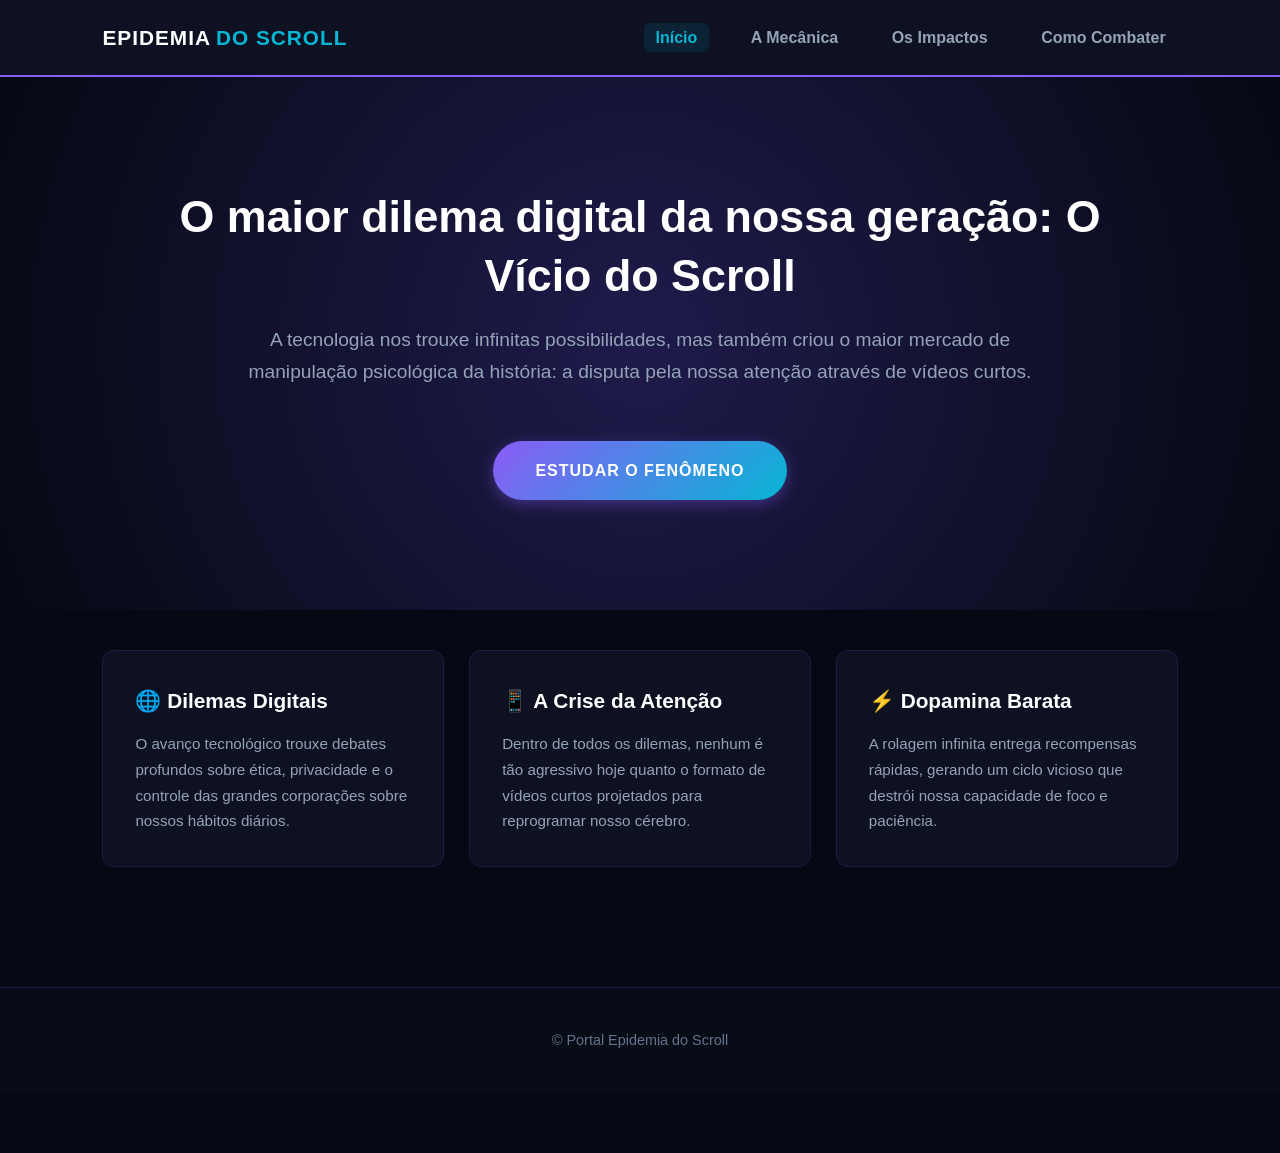
<file: index.html>
<!DOCTYPE html>
<html lang="pt-br">
<head>
    <meta charset="UTF-8">
    <meta name="viewport" content="width=device-width, initial-scale=1.0">
    <title>Epidemia do Scroll | Dilemas Digitais</title>
    <link rel="stylesheet" href="estilo.css">
</head>
<body>

    <nav>
        <div class="logo">EPIDEMIA<span>DO SCROLL</span></div>
        <div class="links">
            <a href="index.html" class="ativo">Início</a>
            <a href="mecanica.html">A Mecânica</a>
            <a href="impactos.html">Os Impactos</a>
            <a href="solucoes.html">Como Combater</a>
        </div>
    </nav>

    <header class="boas-vindas">
        <h1>O maior dilema digital da nossa geração: O Vício do Scroll</h1>
        <p>A tecnologia nos trouxe infinitas possibilidades, mas também criou o maior mercado de manipulação psicológica da história: a disputa pela nossa atenção através de vídeos curtos.</p>
        <br>
        <a href="mecanica.html" class="botao-entrar">ESTUDAR O FENÔMENO</a>
    </header>

    <section class="destaques">
        <div class="card">
            <h3>🌐 Dilemas Digitais</h3>
            <p>O avanço tecnológico trouxe debates profundos sobre ética, privacidade e o controle das grandes corporações sobre nossos hábitos diários.</p>
        </div>
        <div class="card">
            <h3>📱 A Crise da Atenção</h3>
            <p>Dentro de todos os dilemas, nenhum é tão agressivo hoje quanto o formato de vídeos curtos projetados para reprogramar nosso cérebro.</p>
        </div>
        <div class="card">
            <h3>⚡ Dopamina Barata</h3>
            <p>A rolagem infinita entrega recompensas rápidas, gerando um ciclo vicioso que destrói nossa capacidade de foco e paciência.</p>
        </div>
    </section>

    <footer>
        <p>&copy; Portal Epidemia do Scroll </p>
    </footer>

</body>
</html>
</file>
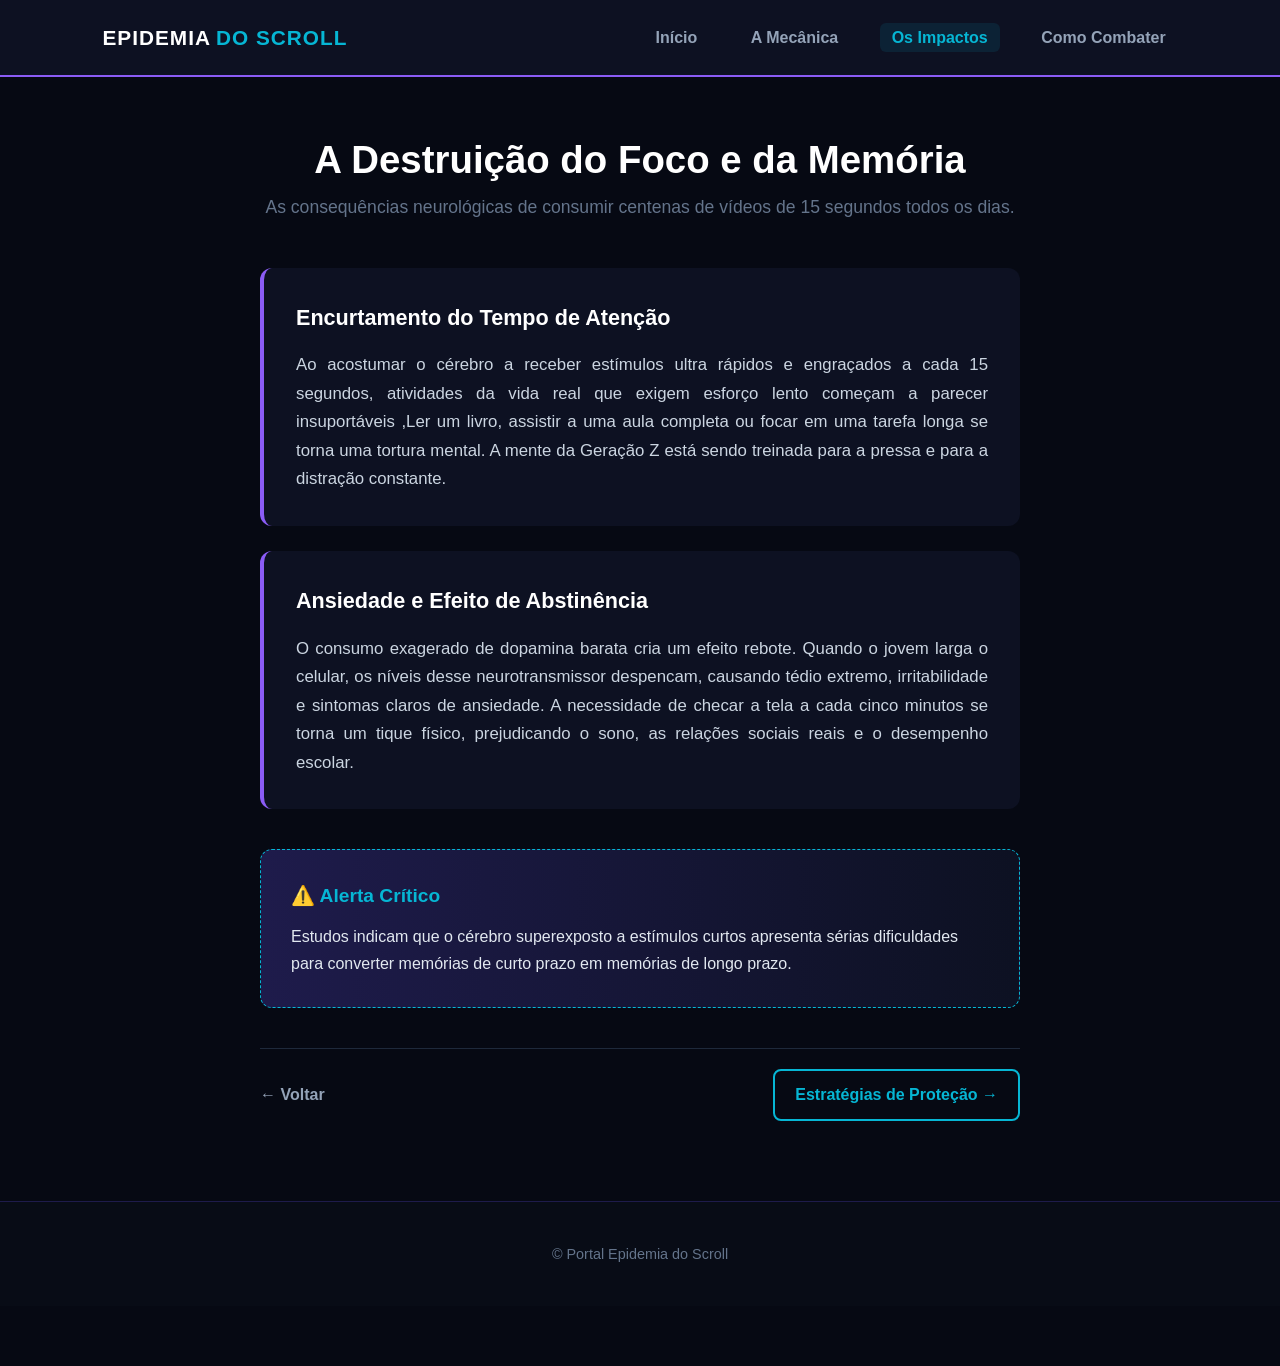
<file: impactos.html>
<!DOCTYPE html>
<html lang="pt-br">
<head>
    <meta charset="UTF-8">
    <meta name="viewport" content="width=device-width, initial-scale=1.0">
    <title>Os Impactos da Dopamina Rápida</title>
    <link rel="stylesheet" href="estilo.css">
</head>
<body>

    <nav>
        <div class="logo">EPIDEMIA<span>DO SCROLL</span></div>
        <div class="links">
            <a href="index.html">Início</a>
            <a href="mecanica.html">A Mecânica</a>
            <a href="impactos.html" class="ativo">Os Impactos</a>
            <a href="solucoes.html">Como Combater</a>
        </div>
    </nav>

    <main class="conteudo-principal">
        <h2>A Destruição do Foco e da Memória</h2>
        <p class="subtitulo">As consequências neurológicas de consumir centenas de vídeos de 15 segundos todos os dias.</p>

        <article class="topico">
            <h3>Encurtamento do Tempo de Atenção</h3>
            <p>Ao acostumar o cérebro a receber estímulos ultra rápidos e engraçados a cada 15 segundos, atividades da vida real que exigem esforço lento começam a parecer insuportáveis ,Ler um livro, assistir a uma aula completa ou focar em uma tarefa longa se torna uma tortura mental. A mente da Geração Z está sendo treinada para a pressa e para a distração constante.</p>
        </article>

        <article class="topico">
            <h3>Ansiedade e Efeito de Abstinência</h3>
            <p>O consumo exagerado de dopamina barata cria um efeito rebote. Quando o jovem larga o celular, os níveis desse neurotransmissor despencam, causando tédio extremo, irritabilidade e sintomas claros de ansiedade. A necessidade de checar a tela a cada cinco minutos se torna um tique físico, prejudicando o sono, as relações sociais reais e o desempenho escolar.</p>
        </article>

        <div class="caixa-conclusao">
            <h4>⚠️ Alerta Crítico</h4>
            <p>Estudos indicam que o cérebro superexposto a estímulos curtos apresenta sérias dificuldades para converter memórias de curto prazo em memórias de longo prazo.</p>
        </div>

        <div class="navegacao-paginas">
            <a href="mecanica.html" class="botao-voltar">← Voltar</a>
            <a href="solucoes.html" class="botao-avancar">Estratégias de Proteção →</a>
        </div>
    </main>

    <footer>
        <p>&copy;  Portal Epidemia do Scroll </p>
    </footer>

</body>
</html>
</file>
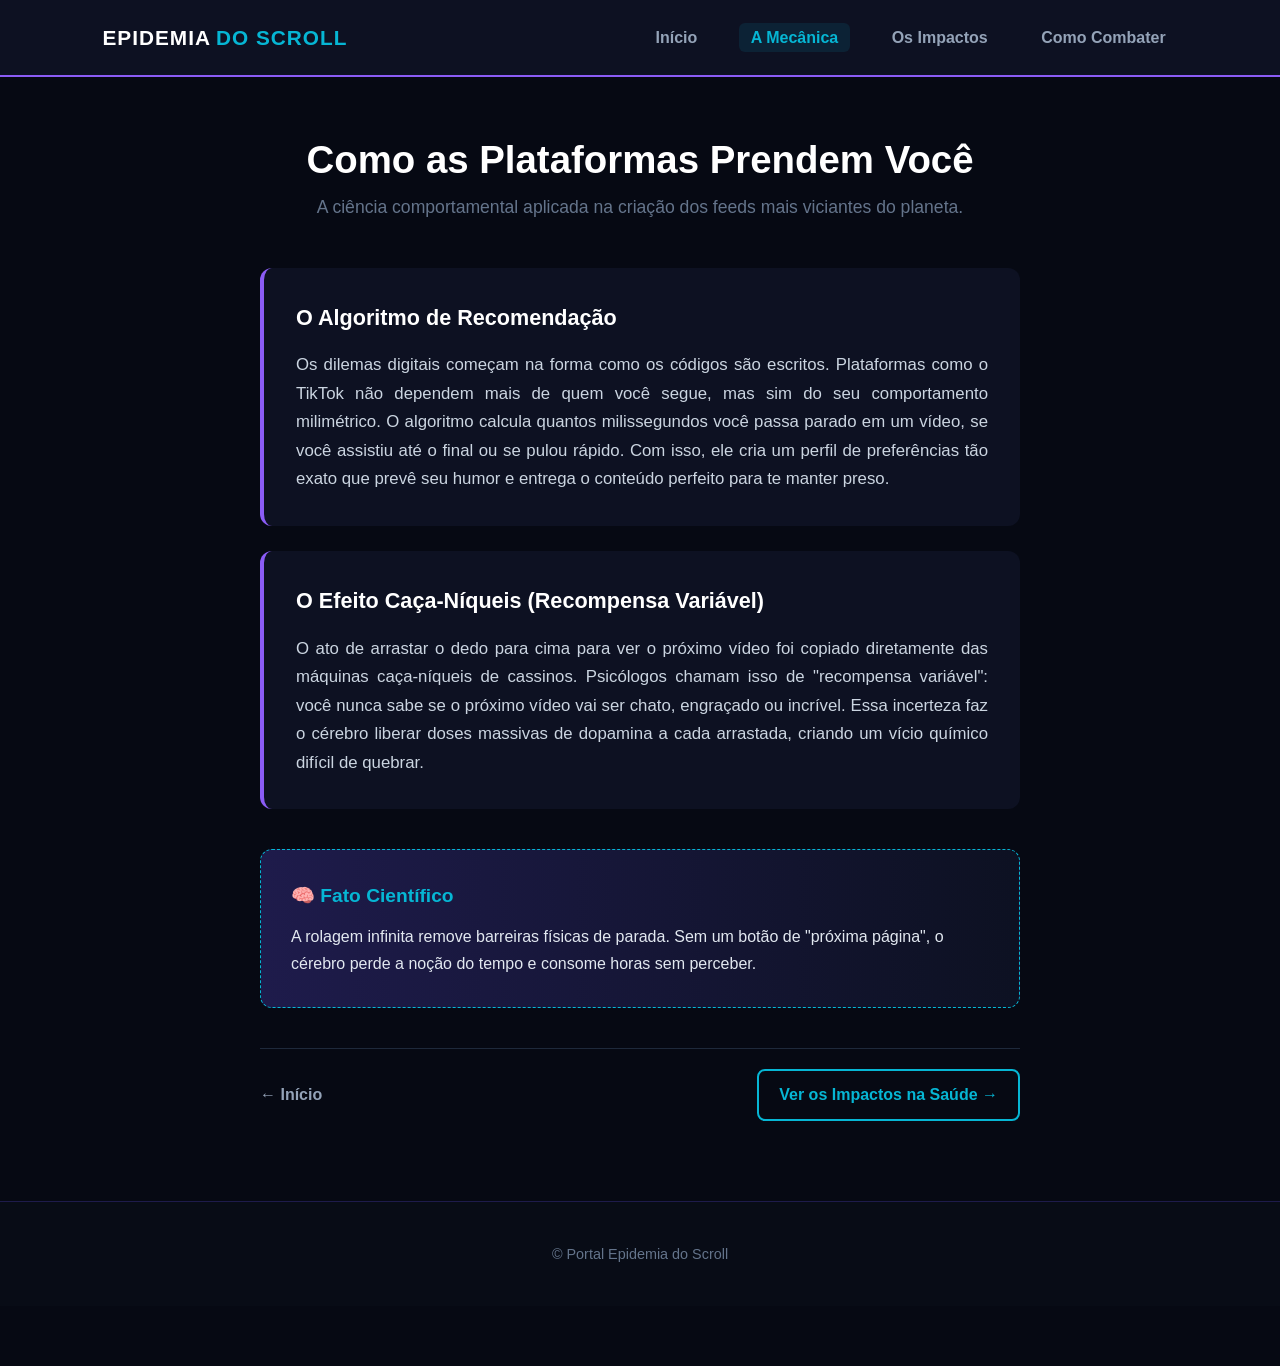
<file: mecanica.html>
<!DOCTYPE html>
<html lang="pt-br">
<head>
    <meta charset="UTF-8">
    <meta name="viewport" content="width=device-width, initial-scale=1.0">
    <title>A Engenharia do Algoritmo</title>
    <link rel="stylesheet" href="estilo.css">
</head>
<body>

    <nav>
        <div class="logo">EPIDEMIA<span>DO SCROLL</span></div>
        <div class="links">
            <a href="index.html">Início</a>
            <a href="mecanica.html" class="ativo">A Mecânica</a>
            <a href="impactos.html">Os Impactos</a>
            <a href="solucoes.html">Como Combater</a>
        </div>
    </nav>

    <main class="conteudo-principal">
        <h2>Como as Plataformas Prendem Você</h2>
        <p class="subtitulo">A ciência comportamental aplicada na criação dos feeds mais viciantes do planeta.</p>

        <article class="topico">
            <h3>O Algoritmo de Recomendação</h3>
            <p>Os dilemas digitais começam na forma como os códigos são escritos. Plataformas como o TikTok não dependem mais de quem você segue, mas sim do seu comportamento milimétrico. O algoritmo calcula quantos milissegundos você passa parado em um vídeo, se você assistiu até o final ou se pulou rápido. Com isso, ele cria um perfil de preferências tão exato que prevê seu humor e entrega o conteúdo perfeito para te manter preso.</p>
        </article>

        <article class="topico">
            <h3>O Efeito Caça-Níqueis (Recompensa Variável)</h3>
            <p>O ato de arrastar o dedo para cima para ver o próximo vídeo foi copiado diretamente das máquinas caça-níqueis de cassinos. Psicólogos chamam isso de "recompensa variável": você nunca sabe se o próximo vídeo vai ser chato, engraçado ou incrível. Essa incerteza faz o cérebro liberar doses massivas de dopamina a cada arrastada, criando um vício químico difícil de quebrar.</p>
        </article>

        <div class="caixa-conclusao">
            <h4>🧠 Fato Científico</h4>
            <p>A rolagem infinita remove barreiras físicas de parada. Sem um botão de "próxima página", o cérebro perde a noção do tempo e consome horas sem perceber.</p>
        </div>

        <div class="navegacao-paginas">
            <a href="index.html" class="botao-voltar">← Início</a>
            <a href="impactos.html" class="botao-avancar">Ver os Impactos na Saúde →</a>
        </div>
    </main>

    <footer>
        <p>&copy; Portal Epidemia do Scroll </p>
    </footer>

</body>
</html>
</file>
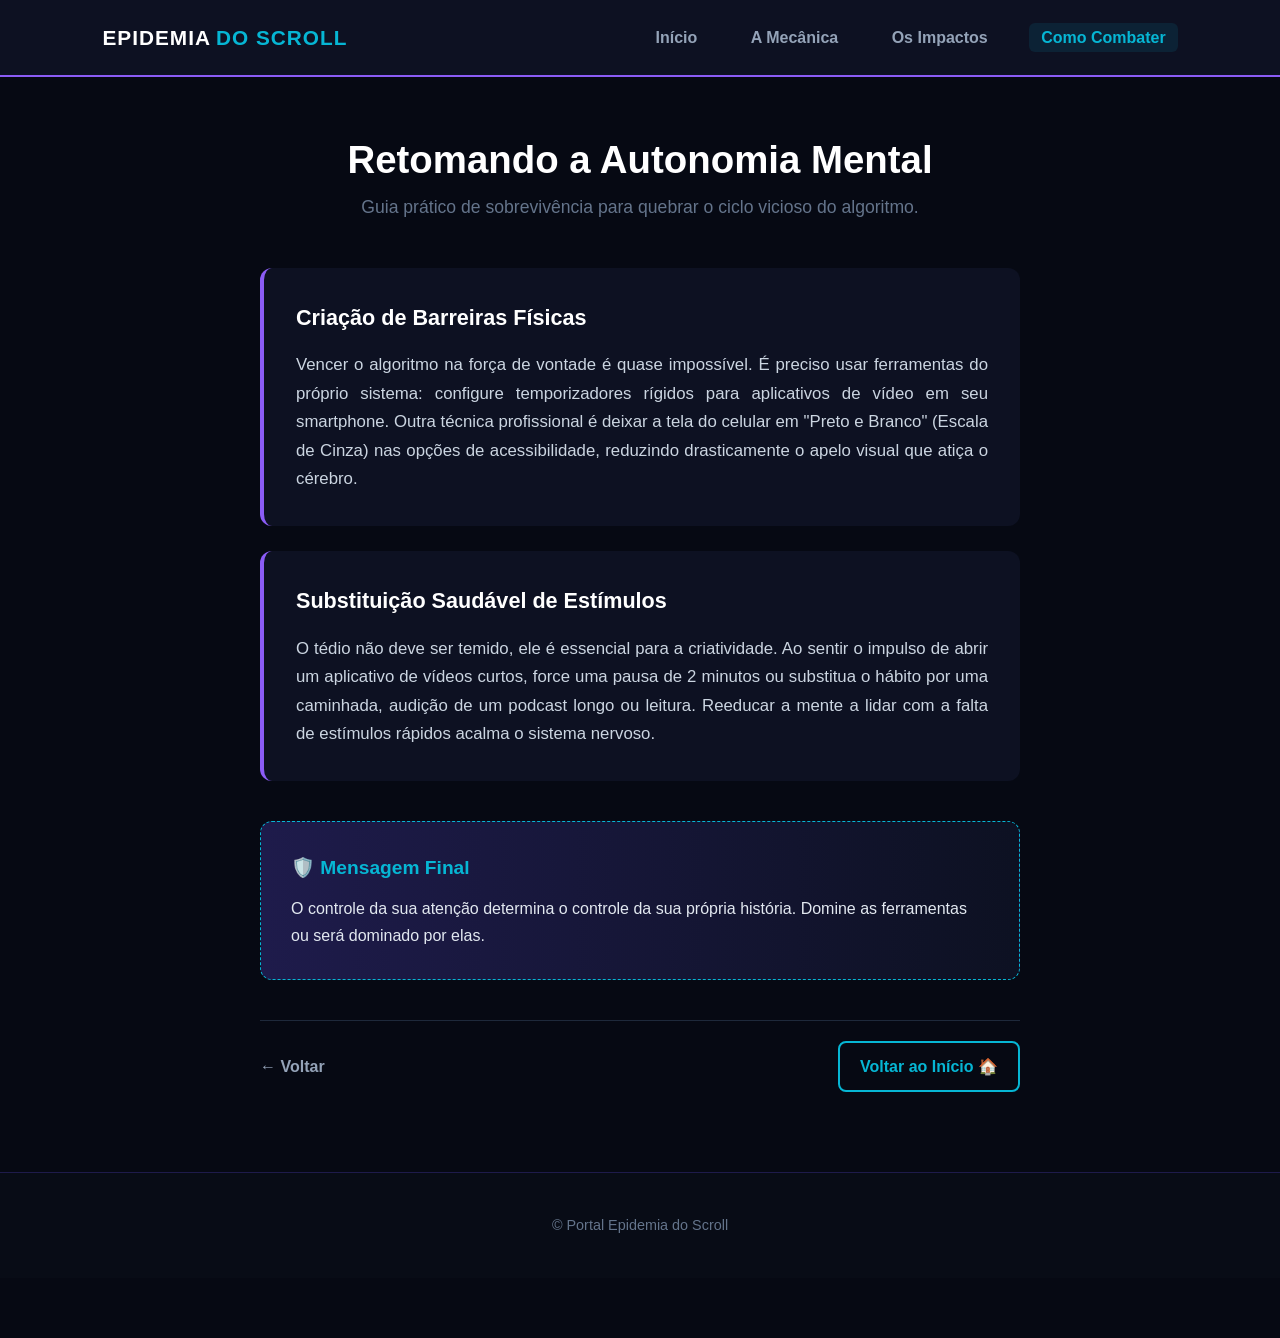
<file: solucoes.html>
<!DOCTYPE html>
<html lang="pt-br">
<head>
    <meta charset="UTF-8">
    <meta name="viewport" content="width=device-width, initial-scale=1.0">
    <title>Desintoxicação Digital | Soluções</title>
    <link rel="stylesheet" href="estilo.css">
</head>
<body>

    <nav>
        <div class="logo">EPIDEMIA<span>DO SCROLL</span></div>
        <div class="links">
            <a href="index.html">Início</a>
            <a href="mecanica.html">A Mecânica</a>
            <a href="impactos.html">Os Impactos</a>
            <a href="solucoes.html" class="ativo">Como Combater</a>
        </div>
    </nav>

    <main class="conteudo-principal">
        <h2>Retomando a Autonomia Mental</h2>
        <p class="subtitulo">Guia prático de sobrevivência para quebrar o ciclo vicioso do algoritmo.</p>

        <article class="topico">
            <h3>Criação de Barreiras Físicas</h3>
            <p>Vencer o algoritmo na força de vontade é quase impossível. É preciso usar ferramentas do próprio sistema: configure temporizadores rígidos para aplicativos de vídeo em seu smartphone. Outra técnica profissional é deixar a tela do celular em "Preto e Branco" (Escala de Cinza) nas opções de acessibilidade, reduzindo drasticamente o apelo visual que atiça o cérebro.</p>
        </article>

        <article class="topico">
            <h3>Substituição Saudável de Estímulos</h3>
            <p>O tédio não deve ser temido, ele é essencial para a criatividade. Ao sentir o impulso de abrir um aplicativo de vídeos curtos, force uma pausa de 2 minutos ou substitua o hábito por uma caminhada, audição de um podcast longo ou leitura. Reeducar a mente a lidar com a falta de estímulos rápidos acalma o sistema nervoso.</p>
        </article>

        <div class="caixa-conclusao">
            <h4>🛡️ Mensagem Final</h4>
            <p>O controle da sua atenção determina o controle da sua própria história. Domine as ferramentas ou será dominado por elas.</p>
        </div>

        <div class="navegacao-paginas">
            <a href="impactos.html" class="botao-voltar">← Voltar</a>
            <a href="index.html" class="botao-avancar">Voltar ao Início 🏠</a>
        </div>
    </main>

    <footer>
        <p>&copy;  Portal Epidemia do Scroll </p>
    </footer>

</body>
</html>
</file>
<file: estilo.css>
* { margin: 0; padding: 0; box-sizing: border-box; font-family: 'Segoe UI', Tahoma, Geneva, Verdana, sans-serif; }

body { background-color: #060913; color: #e2e8f0; line-height: 1.7; padding-bottom: 60px; }

/* Menu Superior Neon */
nav { 
    display: flex; 
    justify-content: space-between; 
    align-items: center;
    padding: 20px 8%; 
    background: #0d1122; 
    border-bottom: 2px solid #8b5cf6; 
    position: sticky;
    top: 0;
    z-index: 100;
}

.logo { font-weight: 800; font-size: 1.3rem; color: #ffffff; letter-spacing: 1px; }
.logo span { color: #06b6d4; margin-left: 5px; }

nav .links a { text-decoration: none; color: #94a3b8; margin-left: 25px; font-weight: 600; transition: 0.3s; padding: 6px 12px; border-radius: 6px; }
nav .links a:hover, nav .links a.ativo { color: #06b6d4; background-color: rgba(6, 182, 212, 0.1); }

/* Hero principal */
.boas-vindas { text-align: center; padding: 110px 10%; background: radial-gradient(circle, #1e1b4b 0%, #060913 100%); }
.boas-vindas h1 { font-size: 2.8rem; color: #ffffff; margin-bottom: 20px; font-weight: 800; line-height: 1.3; }
.boas-vindas p { font-size: 1.2rem; color: #94a3b8; max-width: 850px; margin: 0 auto; }

/* Botão Premium */
.botao-entrar { 
    display: inline-block; 
    padding: 16px 42px; 
    background: linear-gradient(135deg, #8b5cf6, #06b6d4); 
    color: #ffffff; 
    text-decoration: none; 
    border-radius: 30px; 
    font-weight: bold; 
    letter-spacing: 1px;
    box-shadow: 0 4px 15px rgba(139, 92, 246, 0.4);
    transition: 0.4s;
    margin-top: 25px;
}
.botao-entrar:hover { transform: scale(1.03); box-shadow: 0 6px 22px rgba(6, 182, 212, 0.6); }

/* Grid de Cards */
.destaques { display: grid; grid-template-columns: repeat(auto-fit, minmax(280px, 1fr)); gap: 25px; padding: 40px 8%; }
.card { background: #0d1122; padding: 32px; border-radius: 12px; border: 1px solid #1e1b4b; transition: 0.3s; }
.card:hover { border-color: #06b6d4; transform: translateY(-4px); box-shadow: 0 4px 20px rgba(6, 182, 212, 0.1); }
.card h3 { color: #ffffff; margin-bottom: 12px; font-size: 1.3rem; }
.card p { color: #94a3b8; font-size: 0.95rem; }

/* Páginas de Conteúdo */
.conteudo-principal { max-width: 800px; margin: 50px auto; padding: 0 20px; }
.conteudo-principal h2 { font-size: 2.4rem; color: #ffffff; text-align: center; font-weight: 800; }
.conteudo-principal .subtitulo { text-align: center; color: #64748b; margin-bottom: 45px; font-size: 1.1rem; }

.topico { background: #0d1122; padding: 32px; border-radius: 12px; margin-bottom: 25px; border-left: 4px solid #8b5cf6; }
.topico h3 { color: #ffffff; margin-bottom: 15px; font-size: 1.35rem; }
.topico p { color: #cbd5e1; font-size: 1.05rem; text-align: justify; }

.caixa-conclusao { background: linear-gradient(90deg, #1e1b4b, #0d1122); padding: 30px; border-radius: 12px; margin: 40px 0; border: 1px dashed #06b6d4; }
.caixa-conclusao h4 { color: #06b6d4; font-size: 1.2rem; margin-bottom: 10px; }
.caixa-conclusao p { font-size: 1rem; color: #e2e8f0; }

/* Navegadores de páginas inferiores */
.navegacao-paginas { display: flex; justify-content: space-between; align-items: center; margin-top: 40px; padding-top: 20px; border-top: 1px solid #1e293b; }
.botao-voltar { color: #94a3b8; text-decoration: none; font-weight: bold; transition: 0.3s; }
.botao-voltar:hover { color: #ffffff; }
.botao-avancar { background-color: transparent; border: 2px solid #06b6d4; color: #06b6d4; padding: 10px 20px; border-radius: 8px; text-decoration: none; font-weight: bold; transition: 0.3s; }
.botao-avancar:hover { background-color: #06b6d4; color: #ffffff; }

/* Rodapé */
footer { padding: 40px; background: #080c16; text-align: center; border-top: 1px solid #1e1b4b; font-size: 0.9rem; color: #64748b; margin-top: 80px; }
</file>
